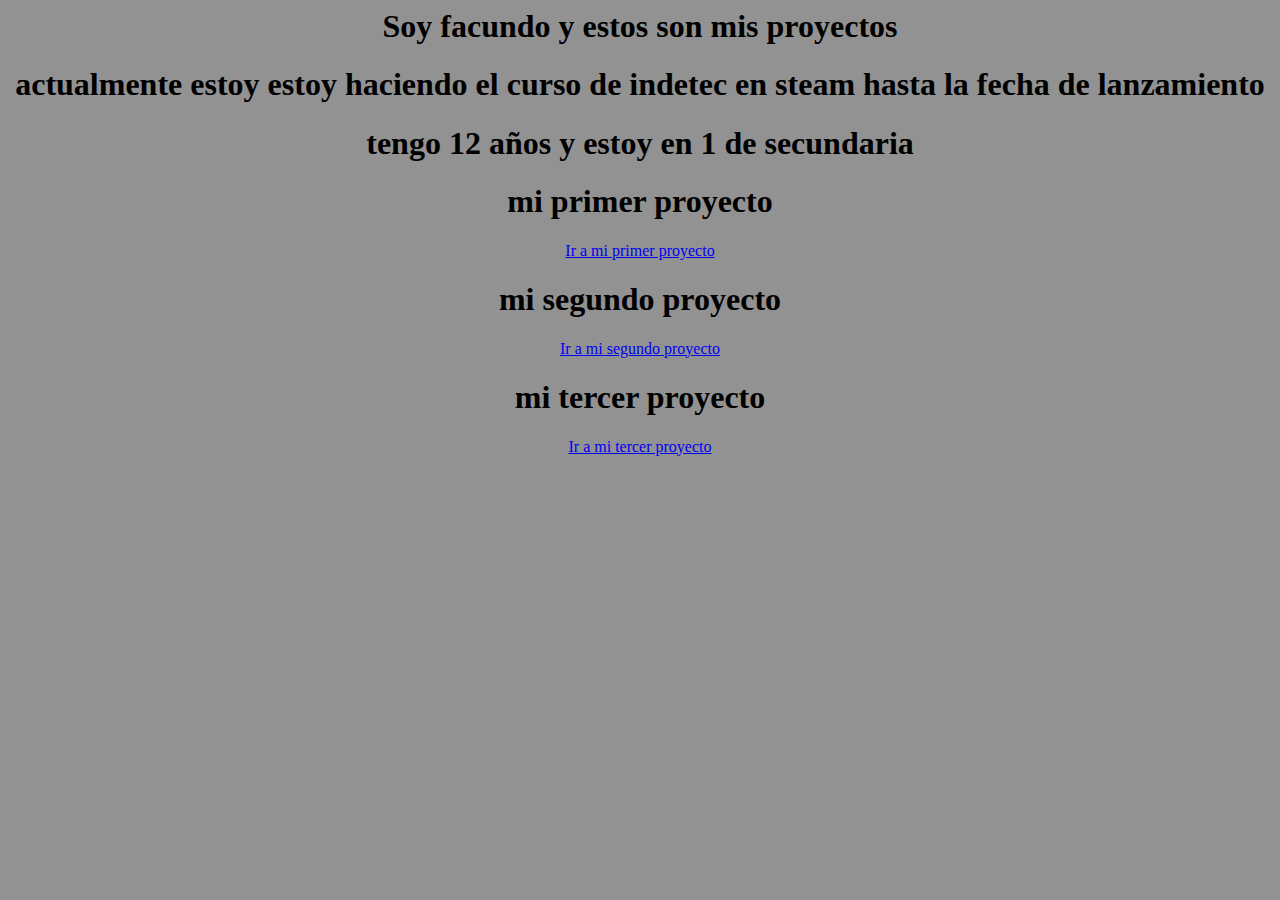
<file: index.html>
<html>
  <head>
    <title>Mis proyectos</title>
    <link rel="stylesheet" type="text/css" href="style.css">
  </head>
  <body>
    <h1>Soy facundo y estos son mis proyectos</h1>
    <h1>actualmente estoy estoy haciendo el curso de indetec en steam hasta la fecha de lanzamiento</h1>
    <h1>tengo 12 años y estoy en 1 de secundaria</h1>
    <h1>mi primer proyecto</h1>
    <a href="pages/proyecto-1.html">Ir a mi primer proyecto</a>
    <h1>mi segundo proyecto</h1>
    <a href="pages/proyecto-2.html">Ir a mi segundo proyecto</a>
    <h1>mi tercer proyecto</h1>
    <a href="pages/proyecto-3.html">Ir a mi tercer proyecto</a>
  </body>
</html>
</file>
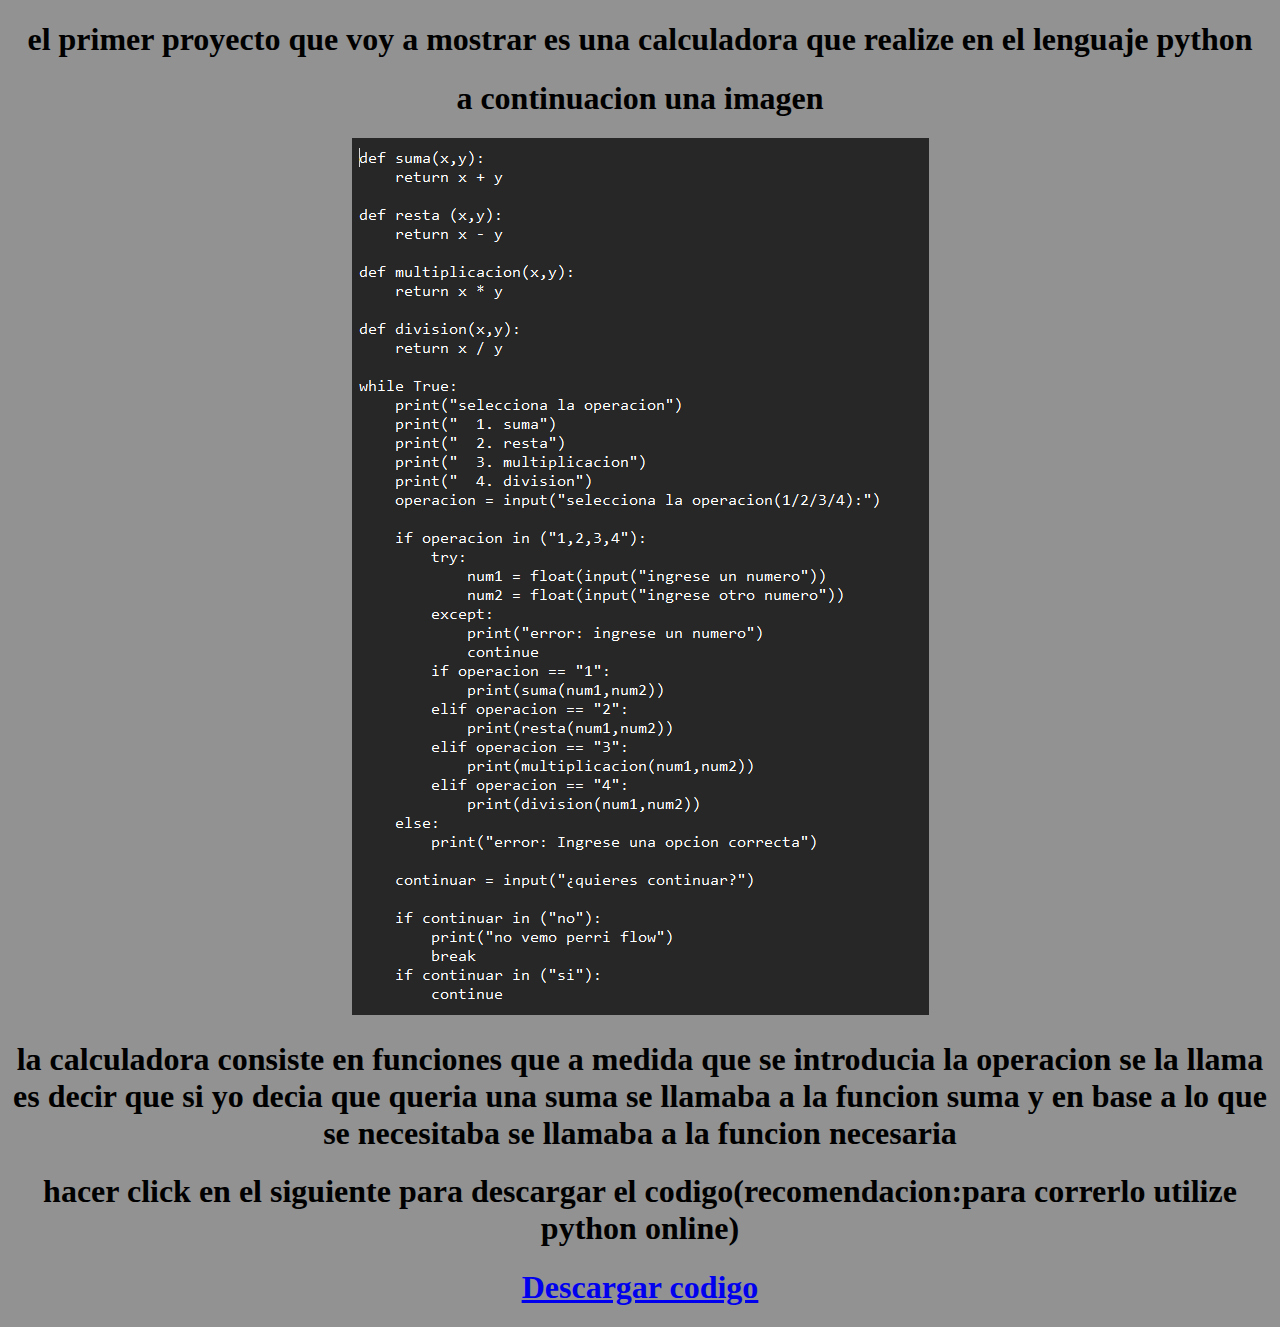
<file: pages/proyecto-1.html>
<!DOCTYPE html>
<html lang="es">
<head>
    <meta charset="UTF-8">
    <meta name="viewport" content="width=device-width, initial-scale=1.0">
    <title>Mi proyecto 1</title>
    <link rel="stylesheet" type="text/css" href="../style.css">
</head>
<body>
    <h1>el primer proyecto que voy a mostrar es una calculadora que realize en el lenguaje python</h1>
    <h1>a continuacion una imagen</h1>
    <img src="files/codigo_calculadora.png">
    <h1>la calculadora consiste en funciones que a medida que se introducia la operacion se la llama es decir que si yo decia que queria una suma se llamaba a la funcion suma y en base a lo que se necesitaba se llamaba a la funcion necesaria</h1>
    <h1>hacer click en el siguiente para descargar el codigo(recomendacion:para correrlo utilize python online)<h1>
    <a href="files\calculadora.py" download="files\calculadora.py"> Descargar codigo</a>
</body>
</html>
</file>
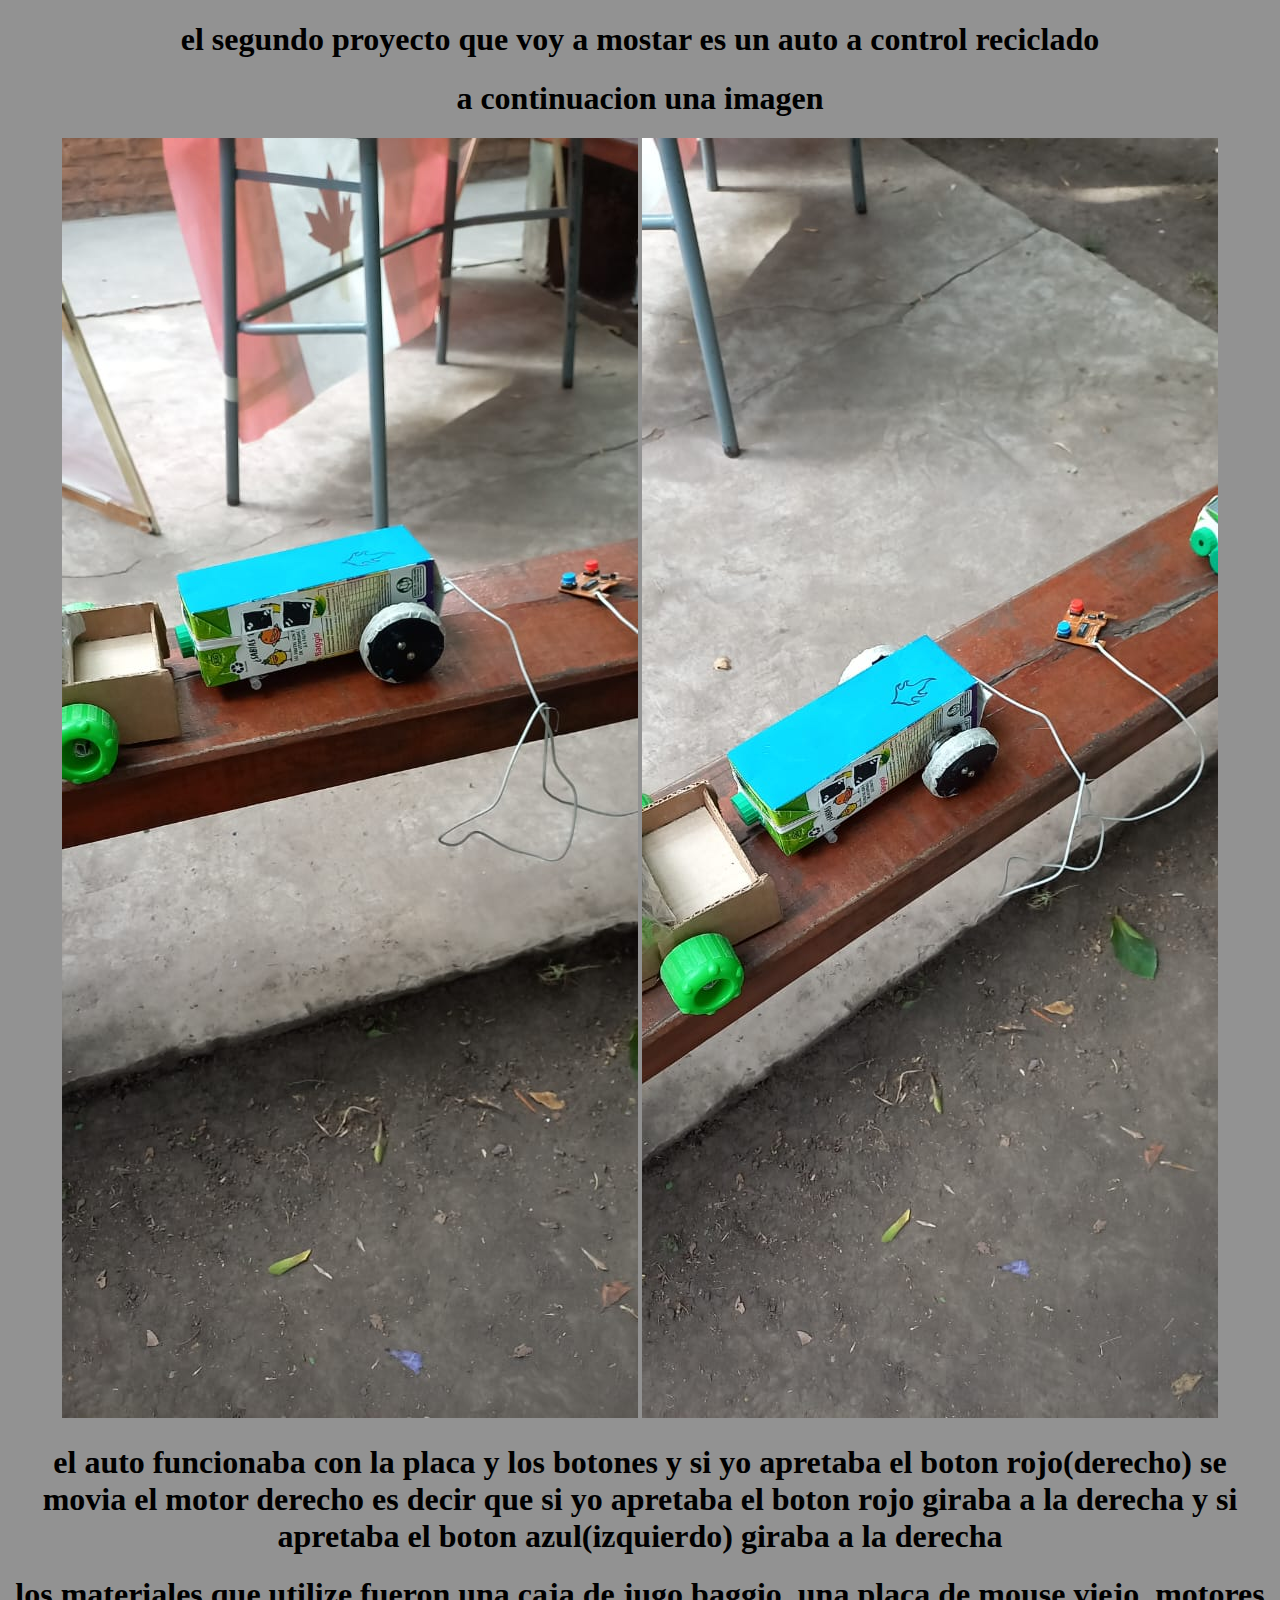
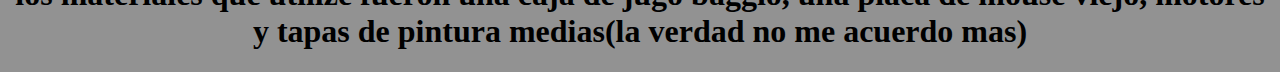
<file: pages/proyecto-2.html>
<!DOCTYPE html>
<html lang="es">
<head>
    <meta charset="UTF-8">
    <meta name="viewport" content="width=device-width, initial-scale=1.0">
    <title>Mi proyecto 2</title>
    <link rel="stylesheet" type="text/css" href="../style.css">
</head>
<body>
    <h1>el segundo proyecto que voy a mostar es un auto a control reciclado</h1>
    <h1>a continuacion una imagen</h1>
    <img src="files/foto_autito_reciclado2.png">
    <img src="files/foto_autito_reciclado.png">
    <h1>el auto funcionaba con la placa y los botones y si yo apretaba el boton rojo(derecho) se movia el motor derecho es decir que si yo apretaba el boton rojo giraba a la derecha y si apretaba el boton azul(izquierdo) giraba a la derecha</h1>
    <h1>los materiales que utilize fueron una caja de jugo baggio, una placa de mouse viejo, motores y tapas de pintura medias(la verdad no me acuerdo mas)</h1>
</body>
</html>
</file>
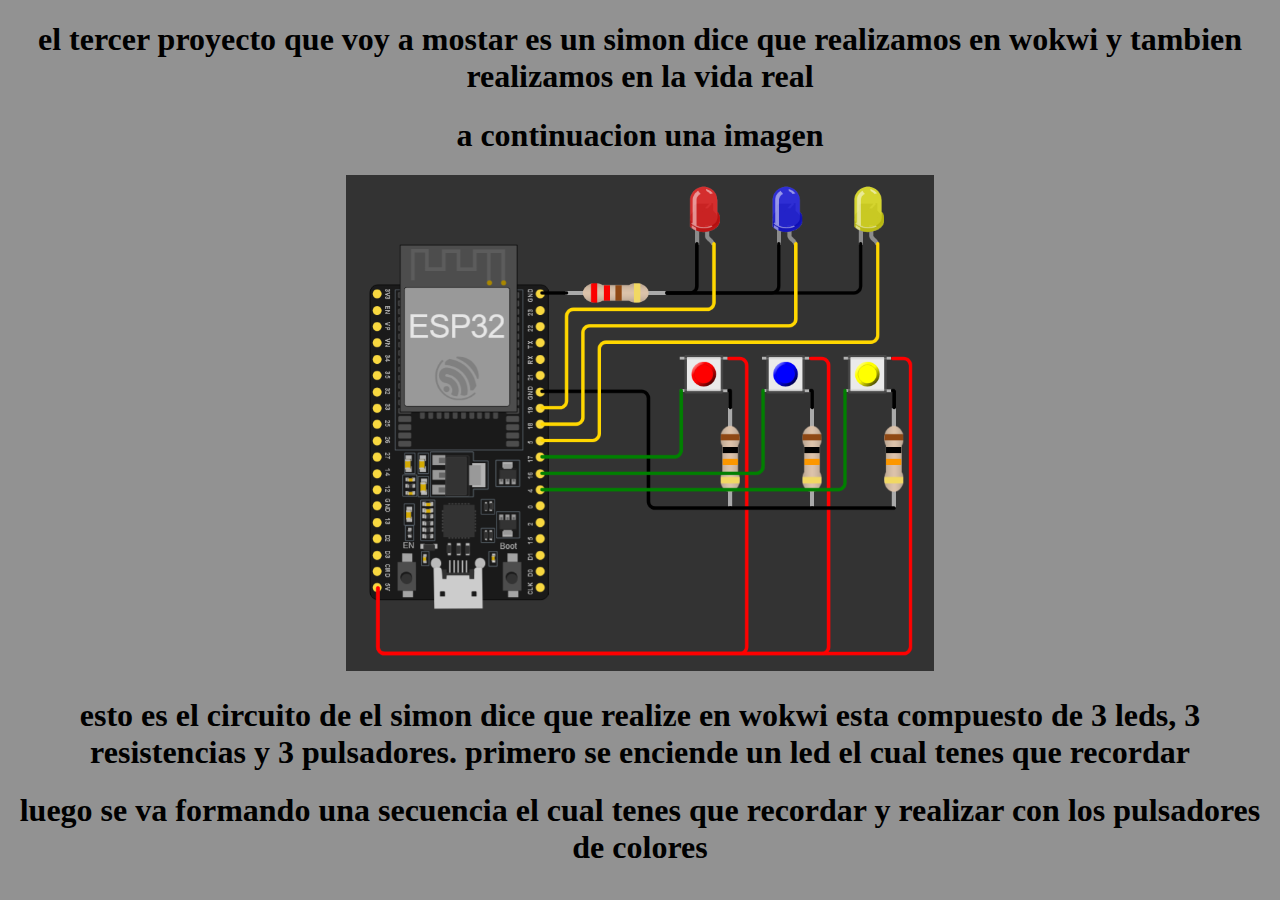
<file: pages/proyecto-3.html>
<!DOCTYPE html>
<html lang="es">
<head>
    <meta charset="UTF-8">
    <meta name="viewport" content="width=device-width, initial-scale=1.0">
    <title>Mi proyecto 3</title>
    <link rel="stylesheet" type="text/css" href="../style.css">
</head>
<body>
    <h1>el tercer proyecto que voy a mostar es un simon dice que realizamos en wokwi y tambien realizamos en la vida real</h1>
    <h1>a continuacion una imagen</h1>
    <img src="files/simon dice.png">
    <h1>esto es el circuito de el simon dice que realize en wokwi esta compuesto de 3 leds, 3 resistencias y 3 pulsadores. primero se enciende un led el cual tenes que recordar</h1>
    <h1>luego se va formando una secuencia el cual tenes que recordar y realizar con los pulsadores de colores</h1>
</body>
</html>
</file>
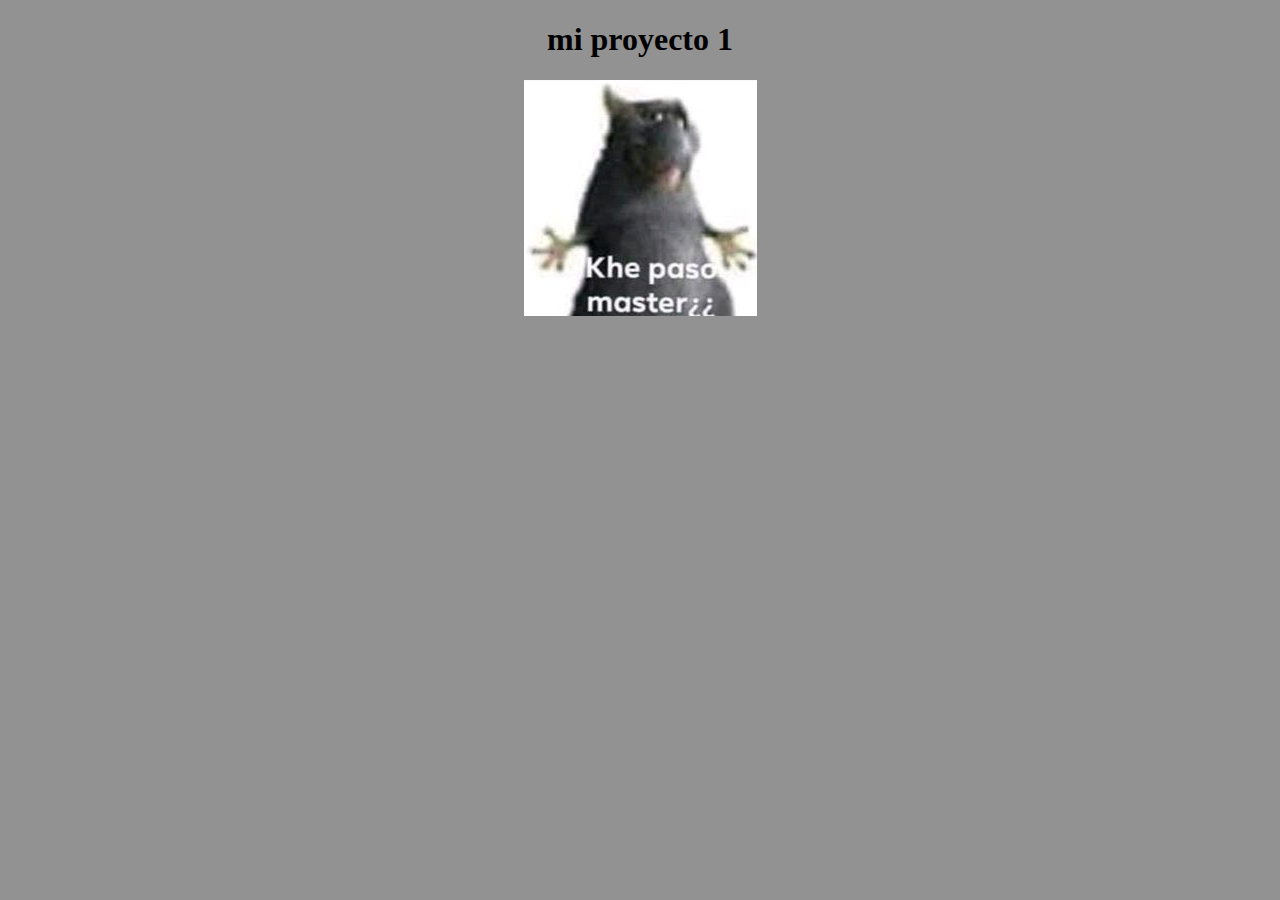
<file: pages/proyecto1.html>
<!DOCTYPE html>
<html lang="en">
<head>
    <meta charset="UTF-8">
    <meta name="viewport" content="width=device-width, initial-scale=">
    <title>proyecto numero 1</title>
    <link rel="stylesheet" type="text/css" href="../style.css">
</head>
<body>
    <h1>mi proyecto 1</h1>
    <img src="files/k paso master.jpg">
</body>
</html>
</file>
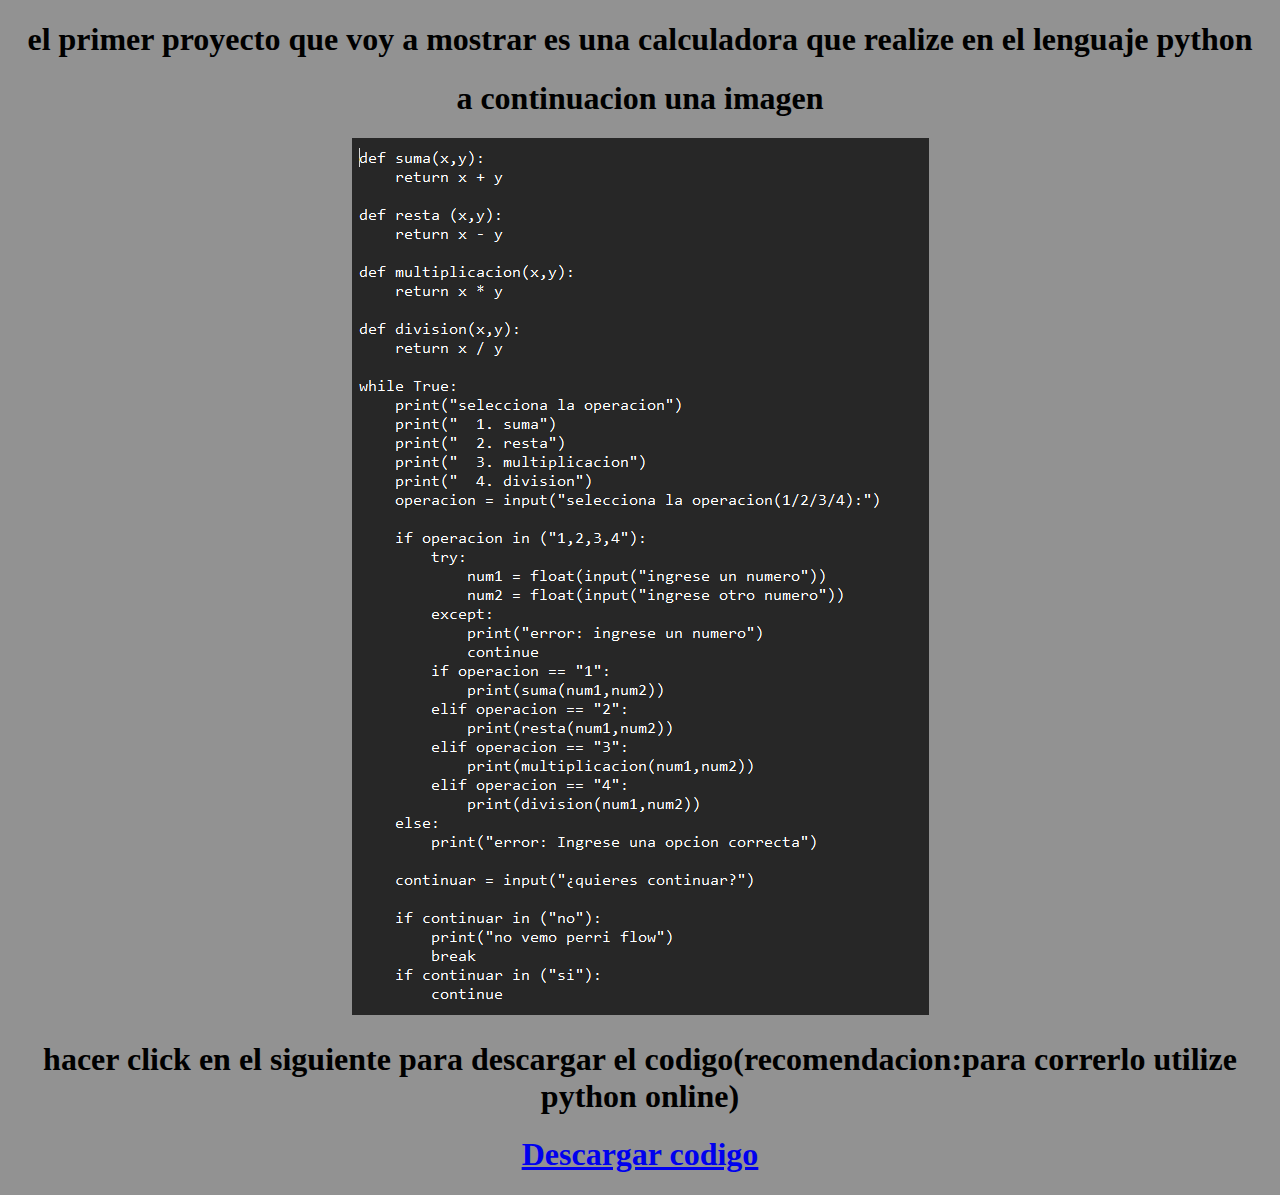
<file: mis-proyectos-main/mis-proyectos-main/pages/proyecto-1.html>
<!DOCTYPE html>
<html lang="es">
<head>
    <meta charset="UTF-8">
    <meta name="viewport" content="width=device-width, initial-scale=1.0">
    <title>Mi proyecto 1</title>
    <link rel="stylesheet" type="text/css" href="../style.css">
</head>
<body>
    <h1>el primer proyecto que voy a mostrar es una calculadora que realize en el lenguaje python</h1>
    <h1>a continuacion una imagen</h1>
    <img src="files/codigo_calculadora.png">
    <h1>hacer click en el siguiente para descargar el codigo(recomendacion:para correrlo utilize python online)<h1>
    <a href="files/calculadora.py" download>Descargar codigo</a>
</body>
</html>
</file>
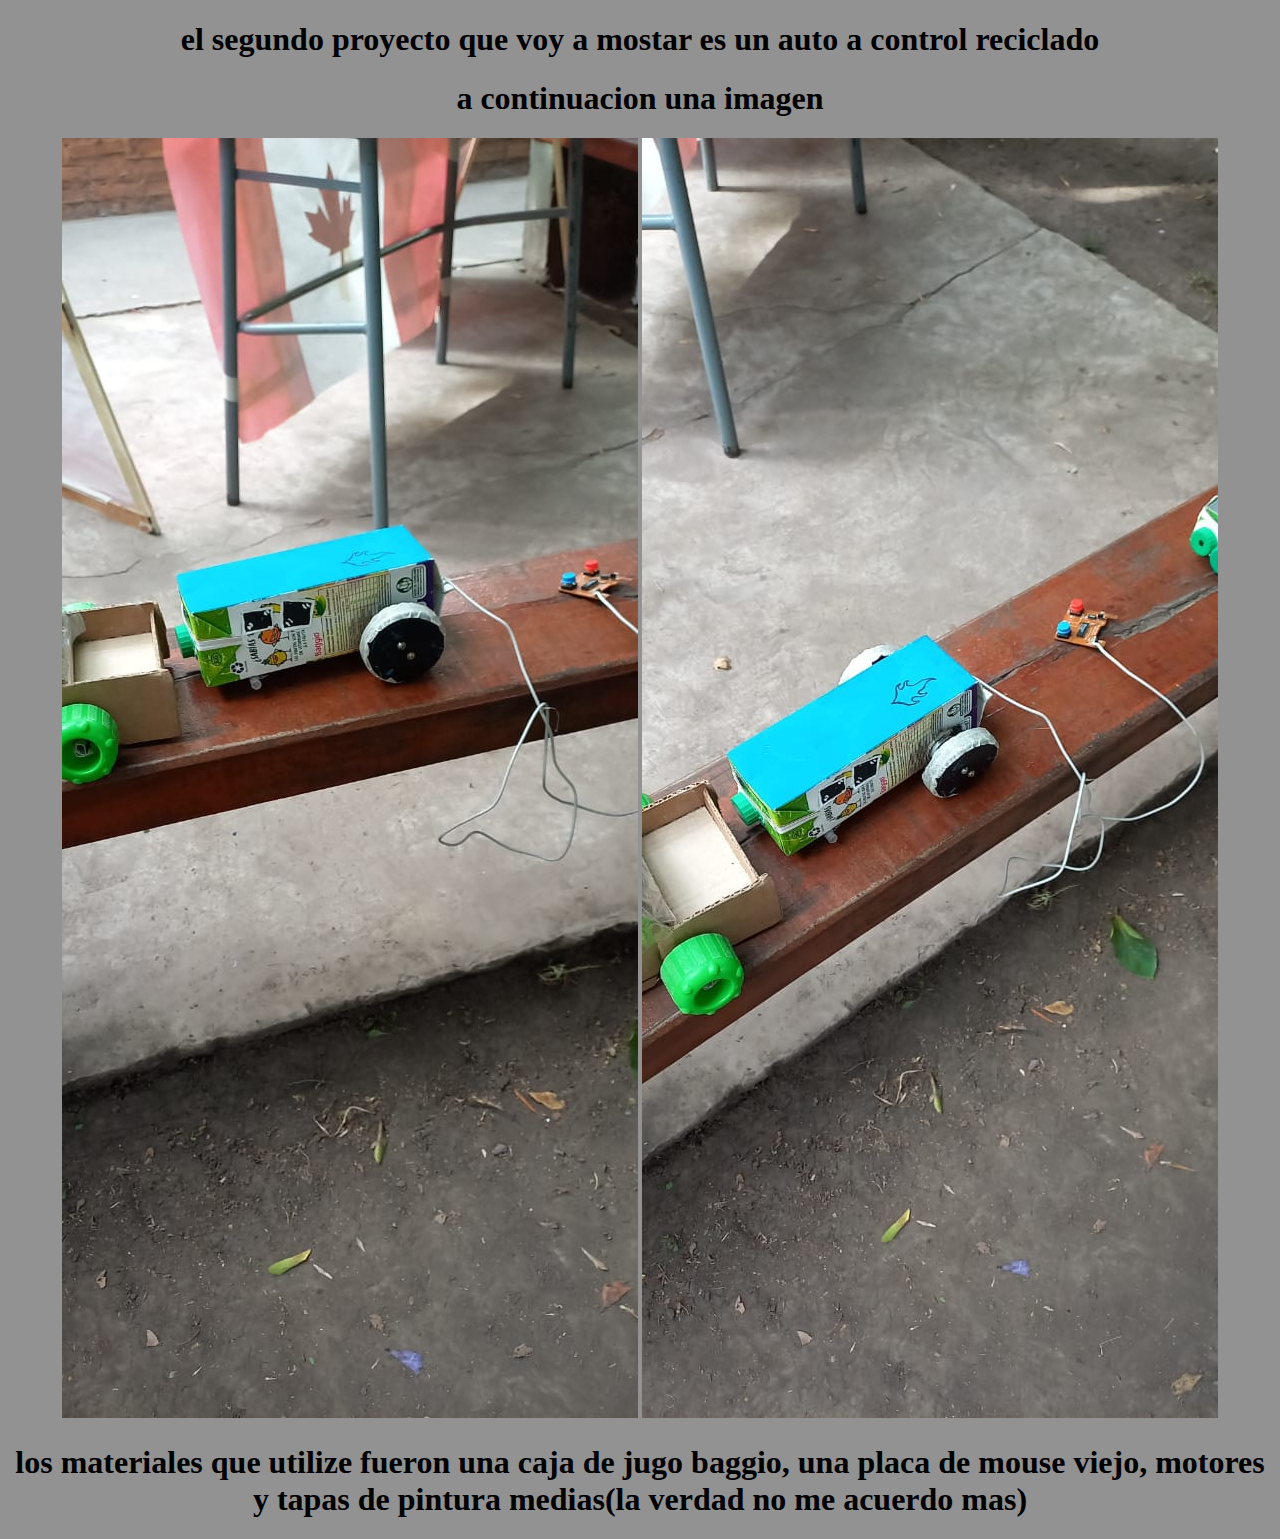
<file: mis-proyectos-main/mis-proyectos-main/pages/proyecto-2.html>
<!DOCTYPE html>
<html lang="es">
<head>
    <meta charset="UTF-8">
    <meta name="viewport" content="width=device-width, initial-scale=1.0">
    <title>Mi proyecto 2</title>
    <link rel="stylesheet" type="text/css" href="../style.css">
</head>
<body>
    <h1>el segundo proyecto que voy a mostar es un auto a control reciclado</h1>
    <h1>a continuacion una imagen</h1>
    <img src="files/foto_autito_reciclado2.png">
    <img src="files/foto_autito_reciclado.png">
    <h1>los materiales que utilize fueron una caja de jugo baggio, una placa de mouse viejo, motores y tapas de pintura medias(la verdad no me acuerdo mas)</h1>
</body>
</html>
</file>
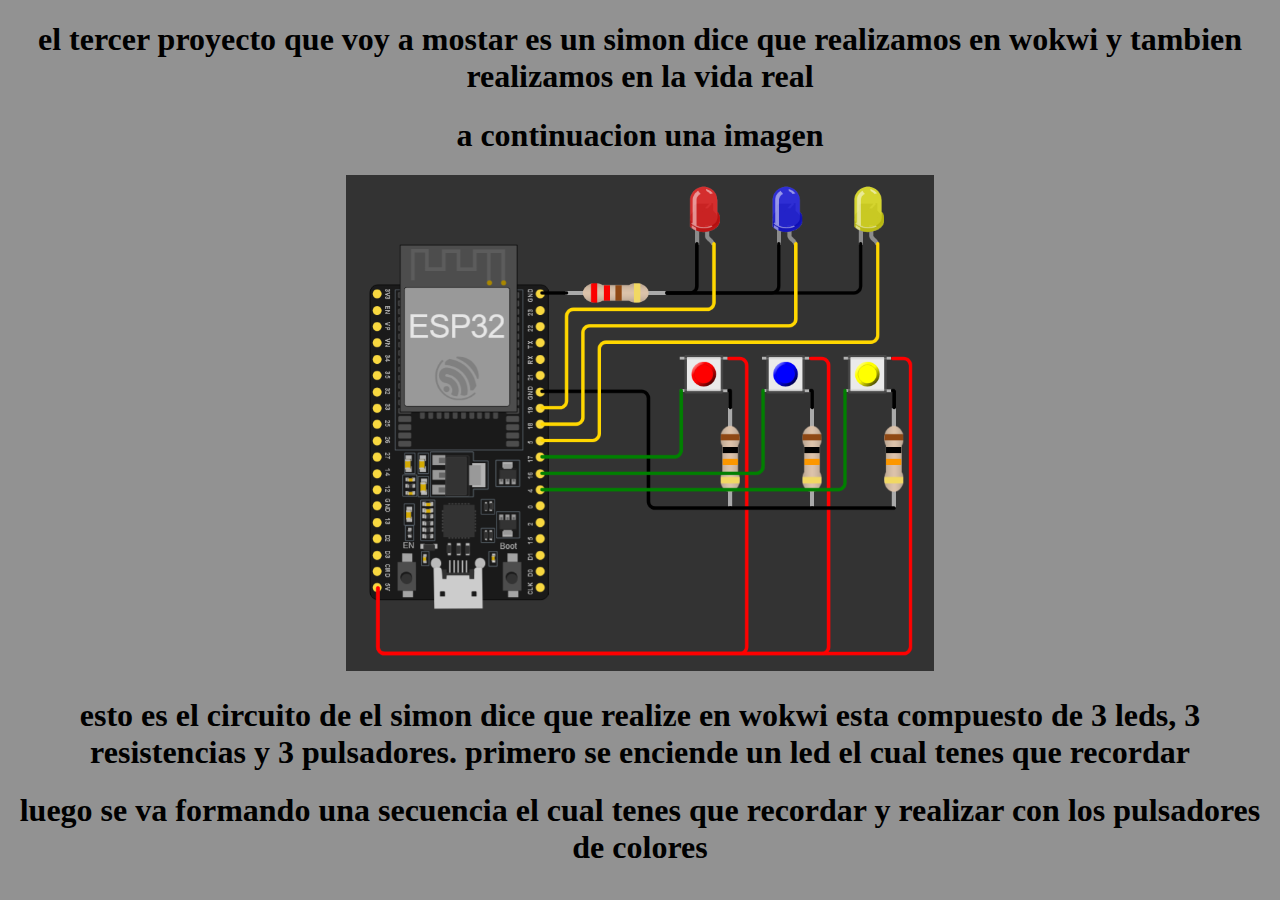
<file: mis-proyectos-main/mis-proyectos-main/pages/proyecto-3.html>
<!DOCTYPE html>
<html lang="es">
<head>
    <meta charset="UTF-8">
    <meta name="viewport" content="width=device-width, initial-scale=1.0">
    <title>Mi proyecto 3</title>
    <link rel="stylesheet" type="text/css" href="../style.css">
</head>
<body>
    <h1>el tercer proyecto que voy a mostar es un simon dice que realizamos en wokwi y tambien realizamos en la vida real</h1>
    <h1>a continuacion una imagen</h1>
    <img src="files/simon dice.png">
    <h1>esto es el circuito de el simon dice que realize en wokwi esta compuesto de 3 leds, 3 resistencias y 3 pulsadores. primero se enciende un led el cual tenes que recordar</h1>
    <h1>luego se va formando una secuencia el cual tenes que recordar y realizar con los pulsadores de colores</h1>
</body>
</html>
</file>
<file: style.css>
body {
	text-align: center;
	background-color: rgb(146, 146, 146);
}
</file>
<file: mis-proyectos-main/mis-proyectos-main/style.css>
body {
	text-align: center;
	background-color: rgb(146, 146, 146);
}
</file>
